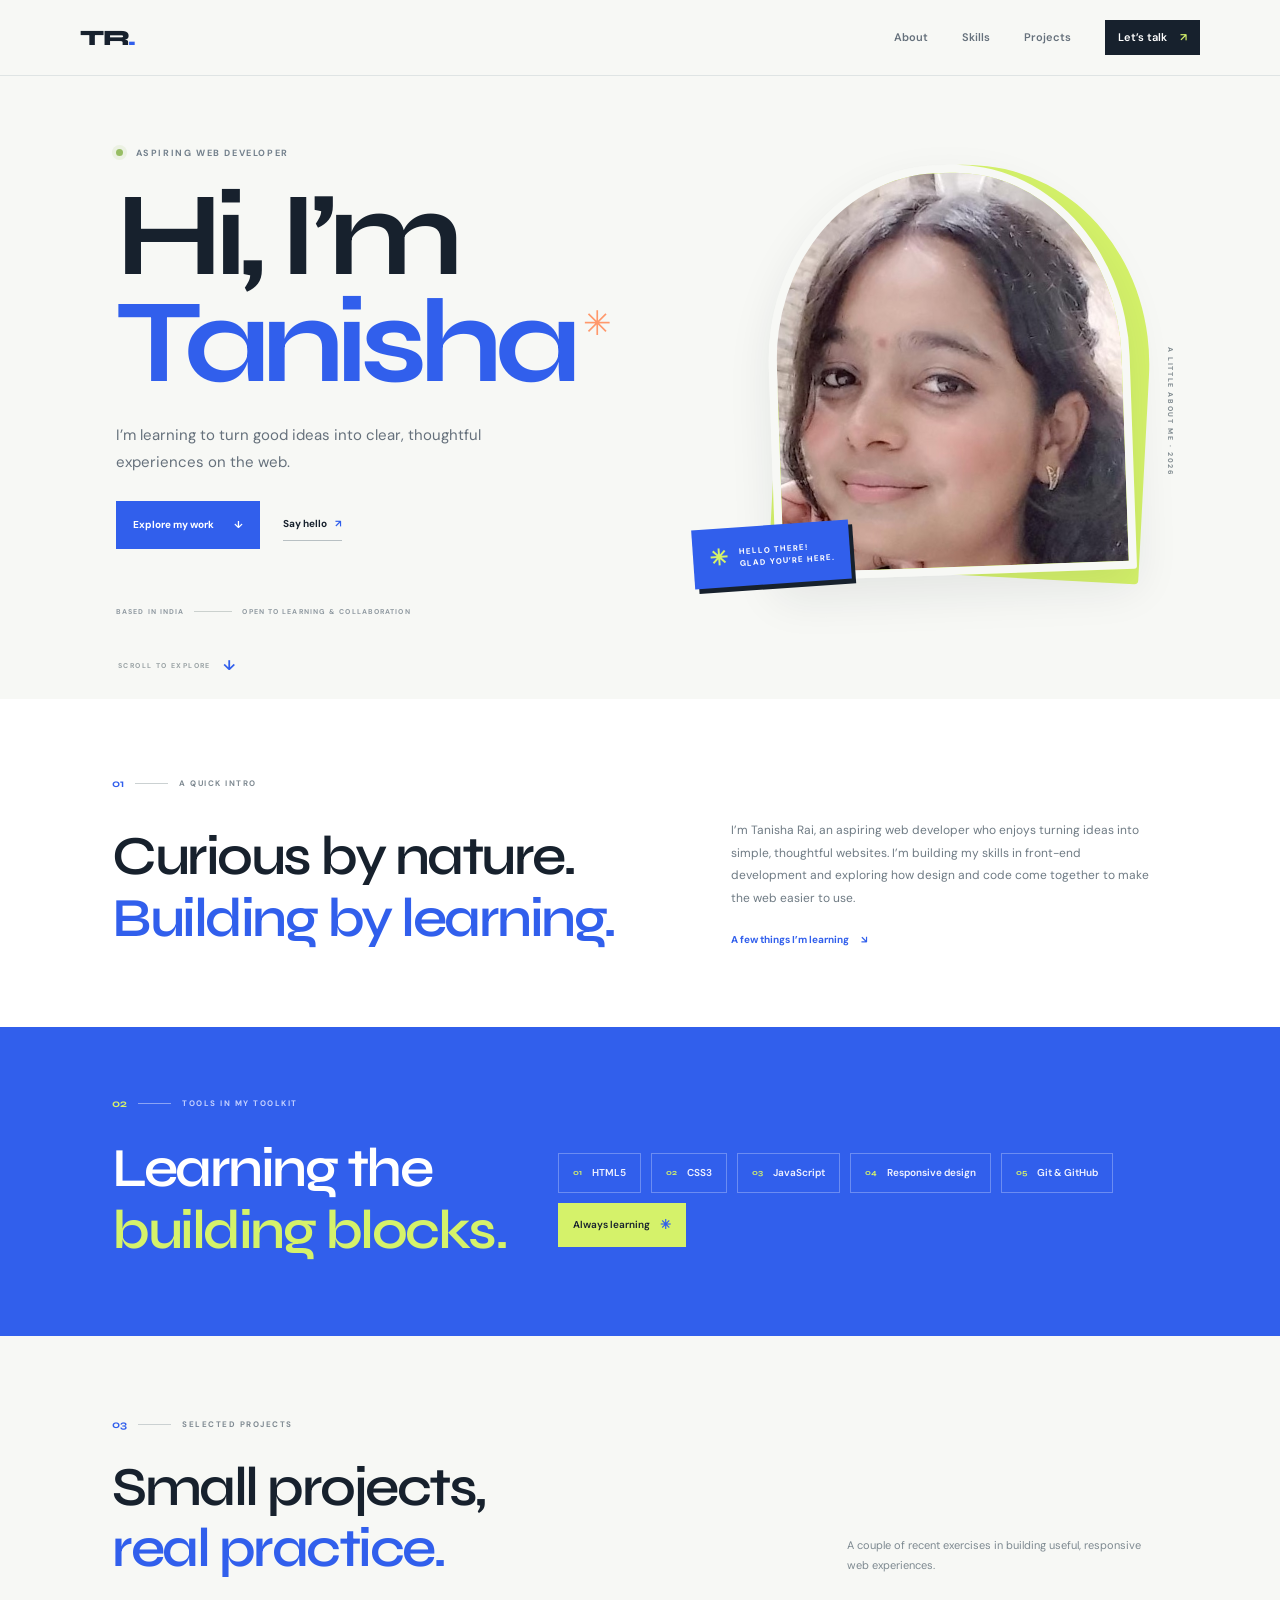
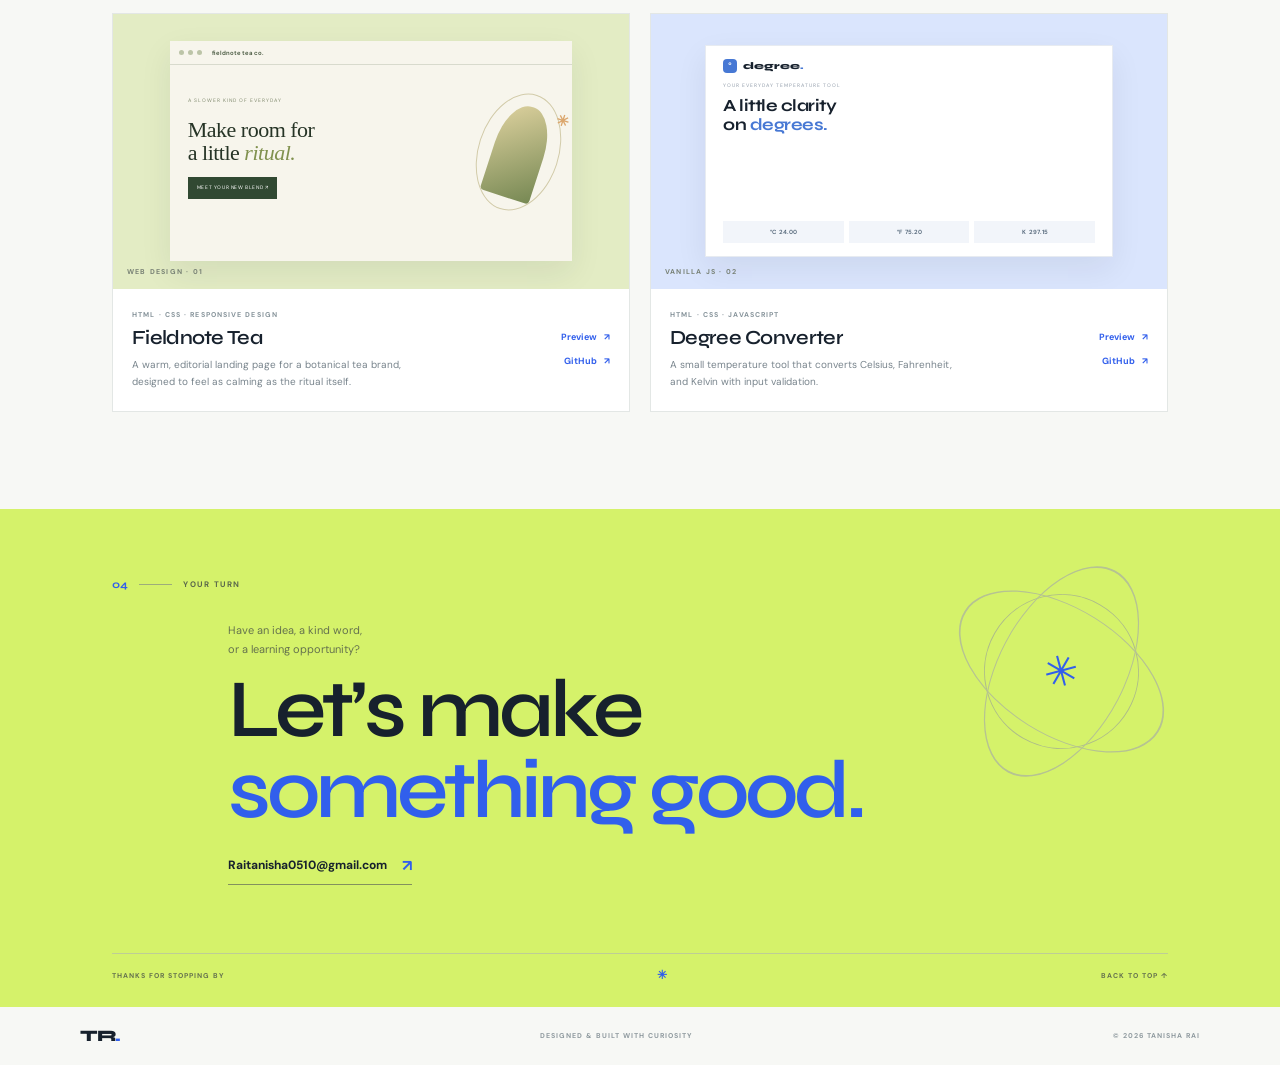
<file: WebDev-L1-Portfolio/index.html>
<!doctype html>
<html lang="en">
<head>
  <meta charset="utf-8">
  <meta name="viewport" content="width=device-width, initial-scale=1">
  <meta name="theme-color" content="#f7f8f5">
  <meta name="description" content="The portfolio of Tanisha Rai, an aspiring web developer building thoughtful, useful websites.">
  <title>Tanisha Rai — Aspiring Web Developer</title>
  <link rel="preconnect" href="https://fonts.googleapis.com">
  <link rel="preconnect" href="https://fonts.gstatic.com" crossorigin>
  <link href="https://fonts.googleapis.com/css2?family=DM+Sans:wght@400;500;600;700&family=Syne:wght@500;600;700;800&display=swap" rel="stylesheet">
  <link rel="stylesheet" href="styles.css">
</head>
<body>
  <header class="site-header">
    <a class="wordmark" href="#home" aria-label="Tanisha Rai home">TR<span class="wordmark-dot">.</span></a>
    <nav aria-label="Main navigation">
      <a href="#about">About</a>
      <a href="#skills">Skills</a>
      <a href="#work">Projects</a>
      <a class="nav-contact" href="#contact">Let’s talk <span aria-hidden="true">↗</span></a>
    </nav>
  </header>

  <main>
    <section class="hero" id="home">
      <div class="hero-copy">
        <p class="availability"><span></span> ASPIRING WEB DEVELOPER</p>
        <h1>Hi, I’m<br><span>Tanisha</span><b aria-hidden="true">✳</b></h1>
        <p class="hero-description">I’m learning to turn good ideas into clear, thoughtful experiences on the web.</p>
        <div class="hero-actions"><a class="button button-blue" href="#work">Explore my work <span aria-hidden="true">↓</span></a><a class="quiet-link" href="mailto:Raitanisha0510@gmail.com">Say hello <span aria-hidden="true">↗</span></a></div>
        <div class="hero-index"><span>BASED IN INDIA</span><span class="index-line"></span><span>OPEN TO LEARNING & COLLABORATION</span></div>
      </div>
      <div class="portrait-stage">
        <div class="portrait-backdrop"></div>
        <div class="portrait-frame"><img src="tanisha-headshot-v2.jpeg" alt="Close-cropped portrait of Tanisha Rai"></div>
        <div class="portrait-label"><span class="label-star">✳</span><span>HELLO THERE!<br>GLAD YOU’RE HERE.</span></div>
        <span class="portrait-side-note">A LITTLE ABOUT ME · 2026</span>
      </div>
      <a class="scroll-cue" href="#about" aria-label="Scroll to about section"><span>SCROLL TO EXPLORE</span><b aria-hidden="true">↓</b></a>
    </section>

    <section class="about section-pad" id="about">
      <div class="section-kicker"><span>01</span><span class="kicker-rule"></span><span>A QUICK INTRO</span></div>
      <div class="about-content"><h2>Curious by nature.<br><span>Building by learning.</span></h2><div class="about-copy"><p>I’m Tanisha Rai, an aspiring web developer who enjoys turning ideas into simple, thoughtful websites. I’m building my skills in front-end development and exploring how design and code come together to make the web easier to use.</p><a class="arrow-link" href="#skills">A few things I’m learning <span aria-hidden="true">↘</span></a></div></div>
    </section>

    <section class="skills section-pad" id="skills">
      <div class="section-kicker"><span>02</span><span class="kicker-rule"></span><span>TOOLS IN MY TOOLKIT</span></div>
      <div class="skills-layout"><h2>Learning the<br><span>building blocks.</span></h2><div class="skill-list"><span class="skill-chip"><i>01</i> HTML5</span><span class="skill-chip"><i>02</i> CSS3</span><span class="skill-chip"><i>03</i> JavaScript</span><span class="skill-chip"><i>04</i> Responsive design</span><span class="skill-chip"><i>05</i> Git & GitHub</span><span class="skill-chip skill-note">Always learning <b>✳</b></span></div></div>
    </section>

    <section class="work section-pad" id="work">
      <div class="section-kicker"><span>03</span><span class="kicker-rule"></span><span>SELECTED PROJECTS</span></div>
      <div class="work-heading"><h2>Small projects,<br><span>real practice.</span></h2><p>A couple of recent exercises in building useful, responsive web experiences.</p></div>
      <div class="project-grid">
        <article class="project-card project-fieldnote">
          <div class="project-visual fieldnote-visual"><div class="mini-browser"><div class="browser-bar"><span></span><span></span><span></span><i>fieldnote tea co.</i></div><div class="mini-hero"><small>A SLOWER KIND OF EVERYDAY</small><strong>Make room for<br>a little <em>ritual.</em></strong><span class="mini-cta">MEET YOUR NEW BLEND ↗</span><div class="mini-art"><div></div><b>✳</b></div></div></div><span class="visual-index">WEB DESIGN · 01</span></div>
          <div class="project-details"><div><p class="project-type">HTML · CSS · RESPONSIVE DESIGN</p><h3>Fieldnote Tea</h3><p>A warm, editorial landing page for a botanical tea brand, designed to feel as calming as the ritual itself.</p></div><div class="project-links"><a href="../WebDev-L1-LandingPage/index.html">Preview <span aria-hidden="true">↗</span></a><a href="https://github.com/TanishaRai0510/OIBSIP/tree/main/WebDev-L1-LandingPage">GitHub <span aria-hidden="true">↗</span></a></div></div>
        </article>
        <article class="project-card project-degree">
          <div class="project-visual degree-visual"><div class="degree-window"><div class="degree-brand"><b>°</b> degree<span>.</span></div><small>YOUR EVERYDAY TEMPERATURE TOOL</small><strong>A little clarity<br>on <em>degrees.</em></strong><div class="degree-results"><i>°C &nbsp; 24.00</i><i>°F &nbsp; 75.20</i><i>K &nbsp; 297.15</i></div></div><span class="visual-index">VANILLA JS · 02</span></div>
          <div class="project-details"><div><p class="project-type">HTML · CSS · JAVASCRIPT</p><h3>Degree Converter</h3><p>A small temperature tool that converts Celsius, Fahrenheit, and Kelvin with input validation.</p></div><div class="project-links"><a href="../WebDev-L3-TemperatureConverter/index.html">Preview <span aria-hidden="true">↗</span></a><a href="https://github.com/TanishaRai0510/OIBSIP/tree/main/WebDev-L1-TemperatureConverter">GitHub <span aria-hidden="true">↗</span></a></div></div>
        </article>
      </div>
    </section>

    <section class="contact" id="contact">
      <div class="contact-orbit" aria-hidden="true">✳</div>
      <div class="section-kicker"><span>04</span><span class="kicker-rule"></span><span>YOUR TURN</span></div>
      <div class="contact-content"><p>Have an idea, a kind word,<br>or a learning opportunity?</p><h2>Let’s make<br><em>something good.</em></h2><a class="contact-email" href="mailto:Raitanisha0510@gmail.com">Raitanisha0510@gmail.com <span aria-hidden="true">↗</span></a></div>
      <div class="contact-bottom"><span>THANKS FOR STOPPING BY</span><span>✳</span><a href="#home">BACK TO TOP ↑</a></div>
    </section>
  </main>

  <footer class="site-footer"><a class="wordmark" href="#home">TR<span class="wordmark-dot">.</span></a><span>DESIGNED & BUILT WITH CURIOSITY</span><span>© 2026 TANISHA RAI</span></footer>
</body>
</html>
</file>
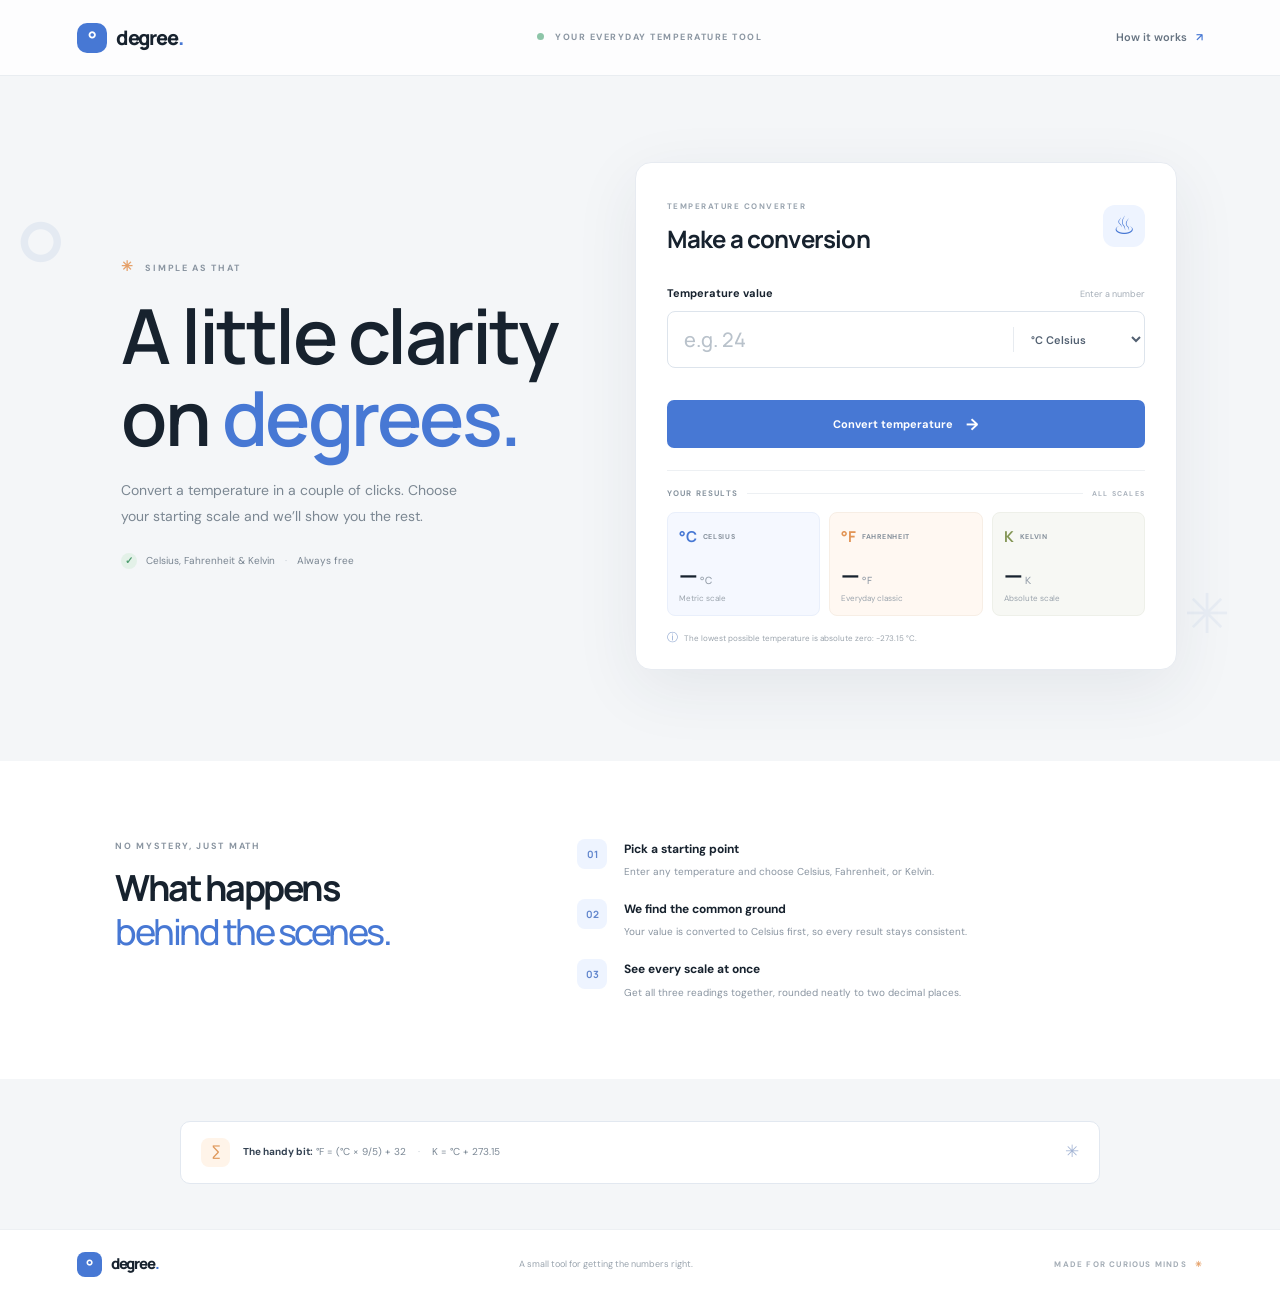
<file: WebDev-L1-TemperatureConverter/index.html>
<!doctype html>
<html lang="en">
<head>
  <meta charset="utf-8">
  <meta name="viewport" content="width=device-width, initial-scale=1">
  <meta name="theme-color" content="#f4f6f8">
  <meta name="description" content="A clear, easy temperature converter for Celsius, Fahrenheit, and Kelvin.">
  <title>Degree — Temperature Converter</title>
  <link rel="preconnect" href="https://fonts.googleapis.com">
  <link rel="preconnect" href="https://fonts.gstatic.com" crossorigin>
  <link href="https://fonts.googleapis.com/css2?family=DM+Sans:wght@400;500;600;700&family=Manrope:wght@400;500;600;700;800&display=swap" rel="stylesheet">
  <link rel="stylesheet" href="styles.css">
  <script src="script.js" defer></script>
</head>
<body>
  <header class="topbar">
    <a class="brand" href="#home" aria-label="Degree home"><span class="brand-icon">°</span><span>degree<span class="brand-dot">.</span></span></a>
    <span class="topbar-note"><span class="status-dot"></span> YOUR EVERYDAY TEMPERATURE TOOL</span>
    <a class="top-link" href="#how-it-works">How it works <span aria-hidden="true">↗</span></a>
  </header>

  <main id="home">
    <section class="workspace" aria-labelledby="page-title">
      <div class="intro">
        <p class="eyebrow"><span class="sun-icon">✳</span> SIMPLE AS THAT</p>
        <h1 id="page-title">A little clarity<br>on <span>degrees.</span></h1>
        <p class="intro-text">Convert a temperature in a couple of clicks. Choose your starting scale and we’ll show you the rest.</p>
        <div class="trust-note"><span class="check-icon">✓</span> Celsius, Fahrenheit & Kelvin <span class="trust-divider">·</span> Always free</div>
      </div>

      <section class="converter-card" aria-label="Temperature converter">
        <div class="card-top"><div><span class="tiny-label">TEMPERATURE CONVERTER</span><h2>Make a conversion</h2></div><span class="thermo-icon" aria-hidden="true">♨</span></div>
        <form id="converter-form" novalidate>
          <div class="field-label-row"><label for="temperature">Temperature value</label><span class="field-hint">Enter a number</span></div>
          <div class="input-row">
            <input id="temperature" name="temperature" type="text" inputmode="decimal" autocomplete="off" placeholder="e.g. 24" aria-describedby="input-error" required>
            <span class="input-divider" aria-hidden="true"></span>
            <label class="visually-hidden" for="input-unit">Input unit</label>
            <select id="input-unit" name="unit">
              <option value="celsius">°C <span>Celsius</span></option>
              <option value="fahrenheit">°F Fahrenheit</option>
              <option value="kelvin">K Kelvin</option>
            </select>
          </div>
          <p class="error-message" id="input-error" role="alert" aria-live="polite"></p>
          <button class="convert-button" type="submit">Convert temperature <span aria-hidden="true">→</span></button>
        </form>

        <div class="results" id="results" aria-live="polite" aria-atomic="true">
          <div class="results-heading"><span>YOUR RESULTS</span><span class="result-rule"></span><span class="results-caption" id="results-caption">ALL SCALES</span></div>
          <div class="result-grid">
            <article class="result-tile celsius-tile"><div class="tile-heading"><span class="unit-symbol">°C</span><span class="unit-name">CELSIUS</span></div><p class="result-value" id="result-celsius">—<span class="result-unit">°C</span></p><p class="result-description" id="description-celsius">Metric scale</p></article>
            <article class="result-tile fahrenheit-tile"><div class="tile-heading"><span class="unit-symbol">°F</span><span class="unit-name">FAHRENHEIT</span></div><p class="result-value" id="result-fahrenheit">—<span class="result-unit">°F</span></p><p class="result-description" id="description-fahrenheit">Everyday classic</p></article>
            <article class="result-tile kelvin-tile"><div class="tile-heading"><span class="unit-symbol">K</span><span class="unit-name">KELVIN</span></div><p class="result-value" id="result-kelvin">—<span class="result-unit">K</span></p><p class="result-description" id="description-kelvin">Absolute scale</p></article>
          </div>
          <p class="absolute-note"><span aria-hidden="true">ⓘ</span> The lowest possible temperature is absolute zero: −273.15 °C.</p>
        </div>
      </section>
      <div class="decor decor-left" aria-hidden="true">°</div><div class="decor decor-right" aria-hidden="true">✳</div>
    </section>

    <section class="how-section" id="how-it-works">
      <div class="how-title"><p class="eyebrow">NO MYSTERY, JUST MATH</p><h2>What happens<br><em>behind the scenes.</em></h2></div>
      <div class="how-steps"><article><span class="step-number">01</span><div><h3>Pick a starting point</h3><p>Enter any temperature and choose Celsius, Fahrenheit, or Kelvin.</p></div></article><article><span class="step-number">02</span><div><h3>We find the common ground</h3><p>Your value is converted to Celsius first, so every result stays consistent.</p></div></article><article><span class="step-number">03</span><div><h3>See every scale at once</h3><p>Get all three readings together, rounded neatly to two decimal places.</p></div></article></div>
    </section>
    <section class="formula-strip"><span class="formula-mark">∑</span><p><strong>The handy bit:</strong> °F = (°C × 9/5) + 32 <span>·</span> K = °C + 273.15</p><span class="formula-flower">✳</span></section>
  </main>

  <footer class="footer"><a class="brand footer-brand" href="#home"><span class="brand-icon">°</span><span>degree<span class="brand-dot">.</span></span></a><p>A small tool for getting the numbers right.</p><span class="footer-credit">MADE FOR CURIOUS MINDS <span>✳</span></span></footer>
</body>
</html>
</file>
<file: WebDev-L1-Portfolio/styles.css>
:root{--paper:#f7f8f5;--ink:#17212d;--muted:#687582;--blue:#315fec;--blue-dark:#214bd0;--lime:#d5f26a;--line:#dfe4e4;--orange:#ff986b;--display:'Syne',sans-serif;--body:'DM Sans',Arial,sans-serif;--max:1120px}
*,*::before,*::after{box-sizing:border-box}
html{scroll-behavior:smooth;scroll-padding-top:84px}
body{margin:0;background:var(--paper);color:var(--ink);font-family:var(--body);font-size:14px;line-height:1.6;-webkit-font-smoothing:antialiased}
a{color:inherit;text-decoration:none}
.site-header{height:76px;padding:0 max(calc((100vw - var(--max))/2),5.5vw);display:flex;justify-content:space-between;align-items:center;border-bottom:1px solid var(--line);background:rgba(247,248,245,.95);position:sticky;top:0;z-index:10;backdrop-filter:blur(12px)}.wordmark{font:800 22px var(--display);letter-spacing:-1.5px}.wordmark-dot{color:var(--blue)}nav{display:flex;align-items:center;gap:34px;font-size:11px;font-weight:600;color:#66717c}nav a{transition:color .2s}nav a:hover{color:var(--blue)}.nav-contact{padding:9px 13px;background:var(--ink);color:white}.nav-contact span{color:var(--lime);padding-left:10px}
.hero{max-width:var(--max);min-height:620px;margin:auto;padding:70px 32px 82px;display:grid;grid-template-columns:1fr .9fr;align-items:center;gap:54px;position:relative}.hero-copy{position:relative;z-index:2;padding-left:4px}.availability{font-size:9px;letter-spacing:1.6px;font-weight:700;color:#73808c;margin:0 0 22px}.availability span{display:inline-block;width:7px;height:7px;border-radius:50%;background:#97bd63;box-shadow:0 0 0 4px #97bd6320;margin-right:9px}.hero h1{font:700 clamp(74px,10vw,119px)/.9 var(--display);letter-spacing:-8px;margin:0 0 25px}.hero h1 span{color:var(--blue)}.hero h1 b{font:400 34px var(--body);color:var(--orange);vertical-align:top;display:inline-block;margin:12px 0 0 10px;animation:slowspin 18s linear infinite}@keyframes slowspin{to{transform:rotate(360deg)}}.hero-description{font-size:15px;color:#66717c;max-width:385px;line-height:1.8;margin:0 0 25px}.hero-actions{display:flex;align-items:center;gap:23px;flex-wrap:wrap}.button{height:48px;padding:0 17px;display:inline-flex;align-items:center;gap:20px;font-size:10px;font-weight:700;transition:transform .2s,background .2s}.button:hover{transform:translateY(-2px)}.button-blue{background:var(--blue);color:white}.button-blue:hover{background:var(--blue-dark)}.quiet-link{font-size:10px;font-weight:700;border-bottom:1px solid #b8c0c3;padding:8px 0}.quiet-link span{color:var(--blue);padding-left:6px}.hero-index{display:flex;align-items:center;gap:10px;margin-top:57px;font-size:7px;letter-spacing:1.1px;font-weight:700;color:#909aa1}.index-line{width:38px;border-top:1px solid #cbd1ce}
.portrait-stage{height:432px;position:relative;display:grid;place-items:center}.portrait-backdrop{position:absolute;width:78%;height:95%;right:4%;top:0;background:var(--lime);border-radius:49% 49% 4px 4px;transform:rotate(3deg)}.portrait-frame{position:absolute;width:76%;height:95%;right:8%;top:0;overflow:hidden;border:8px solid var(--paper);box-shadow:0 18px 45px #17212d16;border-radius:48% 48% 3px 3px;transform:rotate(-2deg)}.portrait-frame img{width:100%;height:100%;object-fit:cover;object-position:center 36%}.portrait-label{position:absolute;bottom:3%;left:0;background:var(--blue);color:white;padding:13px 16px;display:flex;align-items:center;gap:11px;font-size:8px;font-weight:700;line-height:1.5;letter-spacing:1px;transform:rotate(-4deg);box-shadow:4px 5px 0 var(--ink)}.label-star{font-size:22px;color:var(--lime)}.portrait-side-note{position:absolute;right:-8px;top:42%;writing-mode:vertical-rl;font-size:7px;letter-spacing:1.6px;font-weight:700;color:#7e898e}.scroll-cue{position:absolute;bottom:22px;left:38px;display:flex;align-items:center;gap:12px;font-size:7px;letter-spacing:1.4px;font-weight:700;color:#9aa3a5}.scroll-cue b{color:var(--blue);font-size:14px}
.section-pad{padding:78px max(calc((100vw - var(--max))/2 + 32px),6vw)}.about{background:#fff}.section-kicker{display:flex;align-items:center;gap:11px;font-size:8px;font-weight:700;letter-spacing:1.5px;color:#7f8a92}.section-kicker>span:first-child{font:700 11px var(--display);color:var(--blue);letter-spacing:0}.kicker-rule{width:33px;border-top:1px solid #cbd1d2}.about-content{display:grid;grid-template-columns:1.1fr .9fr;gap:8%;align-items:end;margin-top:29px}.about h2,.skills h2,.work h2{font:600 clamp(36px,5vw,55px)/1.12 var(--display);letter-spacing:-2.5px;margin:0}.about h2 span,.skills h2 span,.work h2 span{color:var(--blue)}.about-copy{max-width:420px}.about-copy p{font-size:12px;color:#6f7b84;line-height:1.9;margin:0 0 17px}.arrow-link{font-size:10px;font-weight:700;color:var(--blue)}.arrow-link span{margin-left:10px}
.skills{background:var(--blue);color:white;padding-top:70px;padding-bottom:74px}.skills .section-kicker{color:#c4d1ff}.skills .section-kicker>span:first-child{color:var(--lime)}.skills .kicker-rule{border-color:#8ba4f5}.skills-layout{display:grid;grid-template-columns:.8fr 1.2fr;align-items:center;gap:40px;margin-top:28px}.skills h2 span{color:var(--lime)}.skill-list{display:flex;flex-wrap:wrap;gap:10px}.skill-chip{display:inline-flex;align-items:center;gap:10px;padding:11px 14px;border:1px solid #ffffff48;font-size:10px;font-weight:600;color:#f1f3ff}.skill-chip i{font:700 8px var(--display);font-style:normal;color:var(--lime)}.skill-chip.skill-note{background:var(--lime);color:var(--ink);border-color:var(--lime)}.skill-note b{font-size:13px;color:var(--blue)}
.work{padding-top:82px;padding-bottom:97px}.work-heading{display:flex;justify-content:space-between;align-items:end;margin:26px 0 33px}.work-heading>p{max-width:300px;font-size:11px;color:#7d8990;line-height:1.8;margin:0 2% 4px 20px}.project-grid{display:grid;grid-template-columns:1fr 1fr;gap:20px}.project-card{border:1px solid #e3e7e5;background:white}.project-visual{height:275px;position:relative;display:grid;place-items:center;overflow:hidden}.fieldnote-visual{background:#e3ecc4}.degree-visual{background:#dae5fd}.mini-browser{width:78%;height:80%;background:#f7f5ec;box-shadow:0 12px 30px #17212d14;position:relative}.browser-bar{height:24px;border-bottom:1px solid #d8dacd;display:flex;align-items:center;gap:4px;padding:0 9px}.browser-bar span{width:5px;height:5px;border-radius:50%;background:#bcc4a7}.browser-bar i{font:600 6px var(--body);font-style:normal;color:#42533a;margin-left:6px}.mini-hero{position:relative;padding:21px 18px}.mini-hero small{font-size:5px;letter-spacing:1px;color:#828b70}.mini-hero strong{display:block;font:500 22px/1.05 Georgia,serif;letter-spacing:-.5px;margin-top:9px;color:#263426}.mini-hero strong em{color:#80914e;font-weight:400}.mini-cta{display:inline-block;background:#314932;color:white;padding:7px 9px;font-size:5px;letter-spacing:.6px;margin-top:13px}.mini-art{position:absolute;right:13px;top:27px;width:81px;height:120px;border:1px solid #d2cba9;border-radius:50%;transform:rotate(18deg)}.mini-art div{position:absolute;inset:12px 14px;background:linear-gradient(145deg,#e0d3a0,#768853);border-radius:48% 48% 4px 4px}.mini-art b{position:absolute;right:0;top:4px;color:#dba66c;font-size:15px}.visual-index{position:absolute;left:14px;bottom:12px;font-size:7px;letter-spacing:1.2px;font-weight:700;color:#778074}.degree-window{width:79%;height:77%;padding:13px 17px;background:#fff;border:1px solid #e7ebf1;box-shadow:0 12px 30px #17212d12;display:flex;flex-direction:column;align-items:flex-start}.degree-brand{font:800 10px var(--display);margin-bottom:9px}.degree-brand b{display:inline-grid;place-items:center;background:#4778d4;color:white;width:14px;height:14px;border-radius:4px;font-weight:500;margin-right:3px}.degree-brand span{color:#4778d4}.degree-window small{font-size:5px;letter-spacing:1px;color:#929daa}.degree-window>strong{font:700 17px/1.1 var(--display);letter-spacing:-.5px;margin-top:7px}.degree-window>strong em{font-style:normal;color:#4778d4}.degree-results{display:flex;gap:5px;margin-top:auto;width:100%}.degree-results i{font:600 6px var(--body);font-style:normal;padding:7px 5px;background:#f2f5fa;color:#4f6275;flex:1;text-align:center}.project-details{display:flex;justify-content:space-between;gap:18px;padding:20px 19px 21px}.project-type{font-size:7px;font-weight:700;letter-spacing:1.1px;color:#86939a;margin:0 0 5px}.project-details h3{font:600 20px var(--display);letter-spacing:-.7px;margin:0 0 6px}.project-details>div:first-child>p:last-child{font-size:10px;line-height:1.7;color:#78848c;max-width:290px;margin:0}.project-links{display:flex;flex-direction:column;justify-content:center;align-items:flex-end;gap:10px;white-space:nowrap}.project-links a{font-size:9px;font-weight:700;color:var(--blue)}.project-links span{padding-left:5px}
.contact{position:relative;overflow:hidden;background:var(--lime);padding:69px max(calc((100vw - var(--max))/2 + 32px),6vw) 22px}.contact .section-kicker{color:#5b684b}.contact .section-kicker>span:first-child{color:var(--blue)}.contact .kicker-rule{border-color:#9dad7b}.contact-content{position:relative;z-index:1;padding:30px 0 68px 11%}.contact-content>p{font-size:11px;line-height:1.7;color:#65724e;margin:0 0 12px}.contact h2{font:600 clamp(51px,7vw,82px)/.98 var(--display);letter-spacing:-4px;margin:0 0 22px}.contact h2 em{font-style:normal;color:var(--blue)}.contact-email{display:inline-flex;align-items:center;gap:15px;padding-bottom:5px;border-bottom:1px solid #83915e;font-size:12px;font-weight:700}.contact-email span{color:var(--blue);font-size:16px}.contact-orbit{position:absolute;right:11%;top:17%;width:155px;height:155px;border:1px solid #aebd89;border-radius:50%;display:grid;place-items:center;color:var(--blue);font-size:42px;transform:rotate(-15deg)}.contact-orbit::before,.contact-orbit::after{content:"";position:absolute;inset:13px;border:1px solid #b6c392;border-radius:50%;transform:rotate(47deg) scaleX(1.8)}.contact-orbit::after{transform:rotate(-47deg) scaleX(1.8)}.contact-bottom{position:relative;z-index:1;display:flex;align-items:center;justify-content:space-between;border-top:1px solid #becd96;padding-top:12px;font-size:7px;font-weight:700;letter-spacing:1px;color:#65724e}.contact-bottom span:nth-child(2){color:var(--blue);font-size:12px}.site-footer{min-height:58px;display:flex;align-items:center;justify-content:space-between;padding:0 max(calc((100vw - var(--max))/2),5.5vw);color:#8e999e}.site-footer .wordmark{font-size:16px;color:var(--ink)}.site-footer>span{font-size:7px;letter-spacing:1px;font-weight:700}
@media(max-width:760px){.site-header{padding:0 24px}nav{gap:20px}.hero{gap:20px;padding:58px 25px 77px;min-height:540px}.hero h1{font-size:84px;letter-spacing:-6px}.portrait-stage{height:365px}.portrait-side-note{right:-3px;font-size:6px}.hero-index{margin-top:39px}.section-pad{padding-left:30px;padding-right:30px}.skills-layout{grid-template-columns:1fr;gap:24px}.skill-list{max-width:490px}.project-visual{height:230px}.project-details{padding:16px 14px}.project-details h3{font-size:17px}.project-details>div:first-child>p:last-child{font-size:9px}.contact-orbit{right:7%;width:120px;height:120px}}
@media(max-width:560px){.site-header{height:64px;padding:0 18px}.wordmark{font-size:20px}nav{gap:13px;font-size:9px}.nav-contact{padding:8px}.nav-contact span{padding-left:3px}.hero{display:flex;flex-direction:column;align-items:stretch;padding:50px 22px 68px;gap:28px}.hero-copy{padding:0}.availability{font-size:8px} .hero h1{font-size:clamp(74px,21vw,104px);letter-spacing:-6px;margin-bottom:16px}.hero h1 b{font-size:24px;margin:8px 0 0 5px}.hero-description{font-size:12px;max-width:310px}.hero-index{margin-top:27px;font-size:6px}.portrait-stage{height:350px;width:100%;max-width:380px;margin:0 auto}.portrait-backdrop{width:75%;right:9%}.portrait-frame{width:74%;right:13%}.portrait-label{left:2%;bottom:2%;padding:10px 12px}.portrait-side-note{right:3px}.scroll-cue{left:22px;bottom:18px}.section-pad{padding:57px 22px}.about-content{grid-template-columns:1fr;gap:22px;margin-top:23px}.about h2,.skills h2,.work h2{font-size:39px;letter-spacing:-1.8px}.about-copy p{font-size:11px}.skills{padding-top:55px;padding-bottom:58px}.skills-layout{margin-top:22px;gap:21px}.skill-list{gap:7px}.skill-chip{padding:10px 11px;font-size:9px}.work{padding-top:59px;padding-bottom:68px}.work-heading{display:block;margin:22px 0 24px}.work-heading>p{margin:13px 0 0;font-size:10px}.project-grid{grid-template-columns:1fr;gap:15px}.project-visual{height:250px}.project-details{padding:17px 15px}.project-details h3{font-size:19px}.project-details>div:first-child>p:last-child{font-size:10px}.contact{padding:54px 22px 18px}.contact-content{padding:38px 0 59px 0}.contact h2{font-size:clamp(52px,15vw,72px);letter-spacing:-3px}.contact-content>p{font-size:10px}.contact-email{font-size:10px}.contact-orbit{width:77px;height:77px;top:30%;right:7%;font-size:22px;opacity:.8}.contact-orbit::before,.contact-orbit::after{inset:7px}.contact-bottom{font-size:6px;letter-spacing:.6px}.site-footer{padding:0 18px;min-height:54px}.site-footer>span{font-size:6px;letter-spacing:.5px}.site-footer>span:nth-child(2){display:none}}
@media(prefers-reduced-motion:reduce){html{scroll-behavior:auto}.hero h1 b{animation:none}*,*::before,*::after{transition:none!important}}
</file>
<file: WebDev-L1-TemperatureConverter/styles.css>
:root{--ink:#17222e;--muted:#7c8792;--blue:#4778d4;--blue-dark:#315eae;--sky:#eaf1ff;--paper:#f4f6f8;--line:#e7ebf0;--white:#fff;--orange:#f0a66b;--sans:'DM Sans',Arial,sans-serif;--display:'Manrope','DM Sans',Arial,sans-serif}
*,*::before,*::after{box-sizing:border-box}
html{scroll-behavior:smooth;scroll-padding-top:85px}
body{margin:0;background:var(--paper);color:var(--ink);font-family:var(--sans);font-size:14px;line-height:1.6;-webkit-font-smoothing:antialiased}
a{color:inherit;text-decoration:none}
.topbar{height:76px;padding:0 max(6vw,25px);display:flex;align-items:center;justify-content:space-between;background:rgba(255,255,255,.82);border-bottom:1px solid #e9edf1}.brand{display:flex;gap:9px;align-items:center;font-family:var(--display);font-size:20px;font-weight:800;letter-spacing:-1.2px}.brand-icon{width:30px;height:30px;border-radius:10px;background:var(--blue);color:white;display:grid;place-items:center;font-size:20px;font-weight:600}.brand-dot{color:var(--blue)}.topbar-note{font-size:9px;letter-spacing:1.5px;font-weight:700;color:#8b96a2}.status-dot{display:inline-block;width:7px;height:7px;background:#8dc5a8;border-radius:50%;margin-right:8px}.top-link{font-size:11px;font-weight:600;color:#667381}.top-link span{color:var(--blue);padding-left:6px}
.workspace{max-width:1130px;margin:auto;padding:75px 28px 80px;display:grid;grid-template-columns:.93fr 1.07fr;align-items:center;gap:60px;min-height:685px;position:relative}.intro{position:relative;z-index:1;padding:0 0 8px 18px}.eyebrow{font-size:9px;letter-spacing:1.7px;color:#8a95a1;font-weight:700;margin:0 0 17px}.sun-icon{color:#e5a069;font-size:14px;margin-right:7px}h1,h2,h3,p{margin-top:0}h1,h2{font-family:var(--display);letter-spacing:-2.5px}h1{font-size:clamp(52px,6.2vw,76px);font-weight:600;line-height:1.08;margin:0 0 20px}h1 span{color:var(--blue)}.intro-text{max-width:350px;color:#7b8792;font-size:14px;line-height:1.85;margin-bottom:23px}.trust-note{font-size:10px;color:#788490}.check-icon{display:inline-grid;place-items:center;width:16px;height:16px;border-radius:50%;background:#e3f1e8;color:#4d9c6f;font-size:10px;font-weight:700;margin-right:6px}.trust-divider{padding:0 7px;color:#c2c9d1}
.converter-card{background:var(--white);border:1px solid #e7ebf1;border-radius:16px;padding:30px 31px 23px;box-shadow:0 18px 65px rgba(33,54,80,.08);position:relative;z-index:2}.card-top{display:flex;justify-content:space-between;align-items:center;margin-bottom:27px}.tiny-label{font-size:8px;letter-spacing:1.5px;color:#99a4af;font-weight:700}.card-top h2{font-size:24px;letter-spacing:-.8px;margin:5px 0 0;font-weight:700}.thermo-icon{display:grid;place-items:center;width:42px;height:42px;border-radius:12px;background:#eef4ff;color:var(--blue);font-size:25px}.field-label-row{display:flex;justify-content:space-between;align-items:center;margin-bottom:8px}.field-label-row label{font-weight:700;font-size:11px}.field-hint{font-size:9px;color:#a4adb7}.input-row{height:57px;border:1px solid #dde4ec;border-radius:8px;display:flex;align-items:center;transition:border-color .2s,box-shadow .2s}.input-row:focus-within{border-color:#7fa1e2;box-shadow:0 0 0 3px #4778d418}.input-row input{min-width:0;flex:1;height:100%;border:0;outline:0;background:transparent;padding:0 16px;font-family:var(--display);font-size:20px;font-weight:600;color:var(--ink)}.input-row input::placeholder{color:#b9c2cb;font-weight:500}.input-divider{height:25px;border-left:1px solid var(--line)}.input-row select{height:100%;width:130px;border:0;outline:0;background:transparent;padding:0 13px;color:#526071;font:600 11px var(--sans);cursor:pointer}.error-message{color:#c54747;font-size:10px;min-height:19px;margin:5px 0 8px}.has-error .input-row{border-color:#df7f7f}.convert-button{width:100%;height:48px;border:0;border-radius:7px;background:var(--blue);color:#fff;font:700 11px var(--sans);cursor:pointer;transition:background .2s,transform .2s;display:flex;align-items:center;justify-content:center;gap:13px}.convert-button:hover{background:var(--blue-dark);transform:translateY(-1px)}.convert-button span{font-size:16px}
.results{border-top:1px solid #edf0f3;margin-top:22px;padding-top:16px}.results-heading{display:flex;align-items:center;gap:9px;font-size:8px;letter-spacing:1.2px;font-weight:700;color:#8995a0}.result-rule{height:1px;flex:1;background:#edf0f3}.results-caption{font-size:7px;color:#abb3bd;white-space:nowrap}.result-grid{display:grid;grid-template-columns:repeat(3,1fr);gap:9px;margin-top:12px}.result-tile{border:1px solid #edf0f3;border-radius:8px;padding:12px 11px 10px;min-width:0}.celsius-tile{background:#f5f8ff;border-color:#e9effb}.fahrenheit-tile{background:#fff8f2;border-color:#f7eee5}.kelvin-tile{background:#f7f8f4;border-color:#eef0e9}.tile-heading{display:flex;align-items:center;gap:6px}.unit-symbol{font-family:var(--display);font-size:15px;font-weight:700;color:var(--blue)}.fahrenheit-tile .unit-symbol{color:#e29455}.kelvin-tile .unit-symbol{color:#839554}.unit-name{font-size:7px;letter-spacing:.7px;color:#86919c;font-weight:700}.result-value{font-family:var(--display);font-size:clamp(17px,2.2vw,24px);font-weight:700;letter-spacing:-.8px;line-height:1.3;margin:10px 0 2px;white-space:nowrap}.result-unit{font-size:10px;letter-spacing:0;color:#929ca7;margin-left:3px;font-weight:500}.result-description{font-size:8px;color:#9ba4ad;margin:0;white-space:nowrap}.absolute-note{font-size:8px;color:#9ba4ad;margin:13px 0 0}.absolute-note span{color:#8aa3ce;font-size:11px;margin-right:4px}.visually-hidden{position:absolute;width:1px;height:1px;padding:0;margin:-1px;overflow:hidden;clip:rect(0,0,0,0);white-space:nowrap;border:0}
.decor{position:absolute;color:#e4eaf2;pointer-events:none;z-index:0}.decor-left{left:-53px;top:95px;font-size:112px;font-family:var(--display);font-weight:400;transform:rotate(-14deg)}.decor-right{right:-25px;bottom:103px;font-size:55px;color:#e8edf4}
.how-section{background:#fff;display:grid;grid-template-columns:.8fr 1.2fr;gap:70px;padding:78px max(calc((100vw - 1050px)/2),50px)}.how-title .eyebrow{margin-bottom:13px}.how-title h2{font-size:36px;line-height:1.2;margin:0}.how-title h2 em{font-style:normal;color:var(--blue);font-weight:500}.how-steps{display:grid;gap:19px}.how-steps article{display:flex;gap:17px;align-items:flex-start}.step-number{width:30px;height:30px;flex:0 0 30px;display:grid;place-items:center;background:#eef4ff;color:#6286cd;border-radius:8px;font:700 10px var(--display)}.how-steps h3{font-size:12px;margin:1px 0 4px}.how-steps p{font-size:10px;color:#8994a0;line-height:1.7;margin:0;max-width:420px}.formula-strip{max-width:920px;margin:42px auto 45px;border:1px solid #e2e8f0;border-radius:10px;background:#fff;padding:16px 20px;display:flex;align-items:center;gap:13px;color:#7a8794;font-size:10px}.formula-mark{width:29px;height:29px;display:grid;place-items:center;border-radius:8px;background:#fff4e9;color:#df985b;font-size:18px}.formula-strip p{margin:0;flex:1}.formula-strip strong{color:#344252}.formula-strip p span{padding:0 9px;color:#c4cbd3}.formula-flower{color:#a3b4d4;font-size:17px}
.footer{background:#fff;border-top:1px solid #edf0f3;padding:22px max(6vw,25px);display:flex;align-items:center;justify-content:space-between}.footer-brand{font-size:15px}.footer-brand .brand-icon{width:25px;height:25px;border-radius:8px;font-size:17px}.footer>p{font-size:9px;color:#9aa4ae;margin:0}.footer-credit{font-size:8px;letter-spacing:1.2px;color:#a4adb6;font-weight:700}.footer-credit span{color:#e5a069;margin-left:5px}
@media(max-width:850px){.workspace{gap:30px;padding:60px 24px;grid-template-columns:.85fr 1.15fr}.intro{padding-left:0}h1{font-size:56px}.converter-card{padding:24px 21px 20px}.result-grid{gap:6px}.result-tile{padding:10px 8px}.unit-name{font-size:6px}.how-section{padding:65px 35px;gap:35px}.formula-strip{margin-left:30px;margin-right:30px}}
@media(max-width:620px){.topbar{height:64px;padding:0 18px}.topbar-note{display:none}.top-link{font-size:10px}.workspace{display:flex;flex-direction:column;align-items:stretch;gap:31px;padding:55px 20px 54px;min-height:0}.intro{padding:0 3px}.eyebrow{margin-bottom:14px}h1{font-size:clamp(48px,13vw,66px);letter-spacing:-2px}.intro-text{font-size:12px;max-width:340px}.trust-note{font-size:9px}.converter-card{padding:22px 17px 18px;border-radius:13px}.card-top{margin-bottom:21px}.card-top h2{font-size:22px}.thermo-icon{width:37px;height:37px}.input-row{height:53px}.input-row input{font-size:18px;padding:0 12px}.input-row select{width:116px;padding:0 8px;font-size:10px}.error-message{font-size:9px}.result-grid{gap:7px}.result-tile{padding:10px 7px}.unit-symbol{font-size:14px}.unit-name{font-size:6px;letter-spacing:.35px}.result-value{font-size:clamp(15px,5vw,21px);letter-spacing:-.7px}.result-unit{font-size:8px;margin-left:2px}.result-description{font-size:7px}.absolute-note{font-size:7px}.decor-left{left:-28px;top:286px;font-size:78px}.decor-right{right:-10px;bottom:122px;font-size:34px}.how-section{display:block;padding:52px 23px}.how-title{margin-bottom:28px}.how-title h2{font-size:32px}.how-steps{gap:17px}.how-steps p{font-size:9px}.formula-strip{margin:25px 19px 30px;padding:13px;gap:9px;align-items:flex-start}.formula-strip p{font-size:8px;line-height:1.8}.formula-strip p span{padding:0 3px}.formula-mark{flex:0 0 27px}.formula-flower{display:none}.footer{padding:18px 19px;flex-wrap:wrap;gap:12px}.footer>p{order:3;flex-basis:100%}.footer-credit{font-size:7px;letter-spacing:.7px}}
@media(max-width:360px){.result-grid{grid-template-columns:1fr;gap:6px}.result-tile{display:grid;grid-template-columns:1fr auto;align-items:center;padding:8px 11px}.tile-heading{grid-column:1}.result-value{grid-column:2;grid-row:1/3;margin:0}.result-description{grid-column:1}.result-unit{font-size:9px}}
@media(prefers-reduced-motion:reduce){html{scroll-behavior:auto}*,*::before,*::after{transition:none!important}}
</file>
